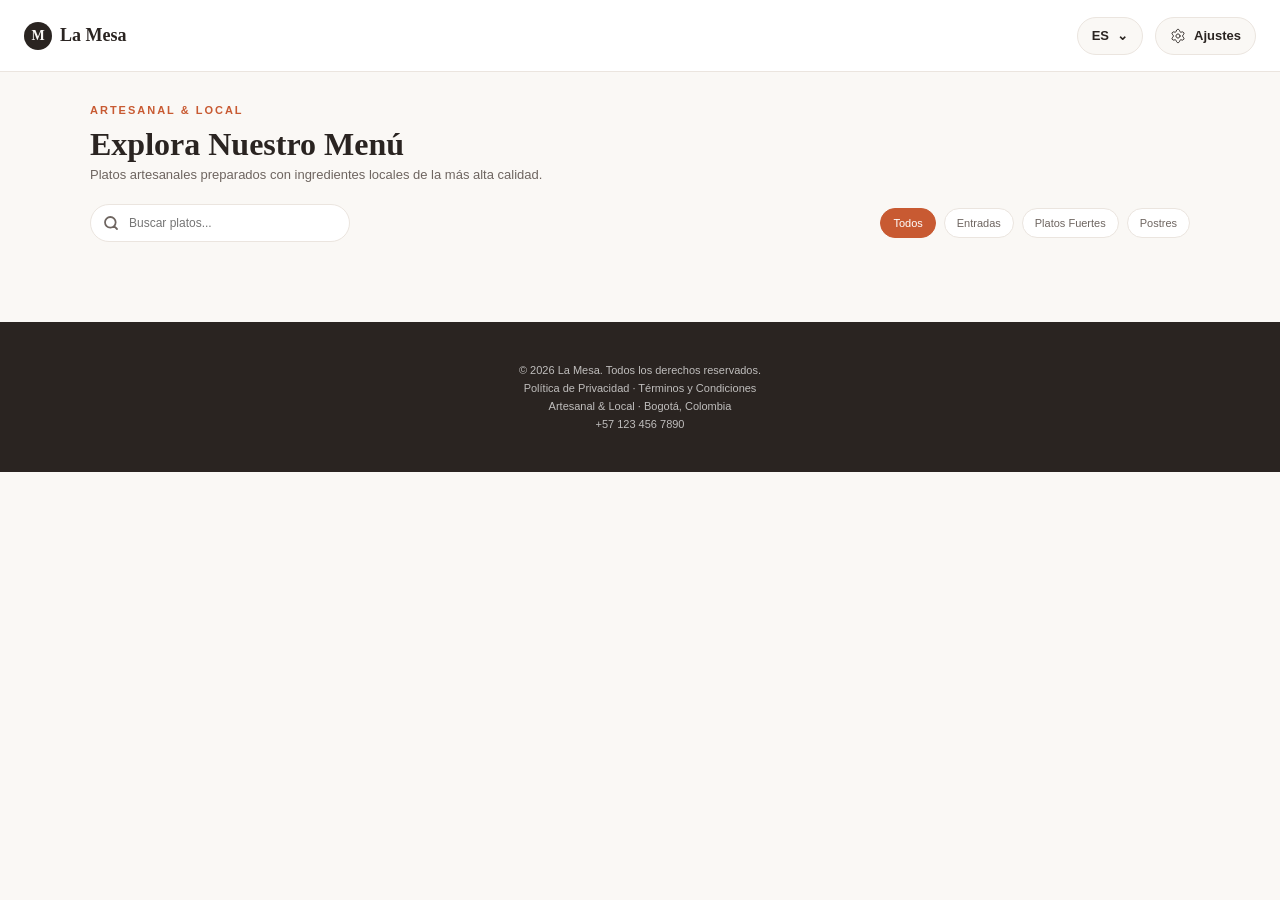
<file: index.html>
<!doctype html>

<html lang="es">

  <head>

    <meta charset="UTF-8" />

    <meta http-equiv="refresh" content="0; url=paginas/principal/principal.html" />

    <title>La Mesa</title>

  </head>

  <body>

    <p>Redirigiendo a <a href="paginas/principal/principal.html">La página principal</a>...</p>

  </body>

</html>
</file>
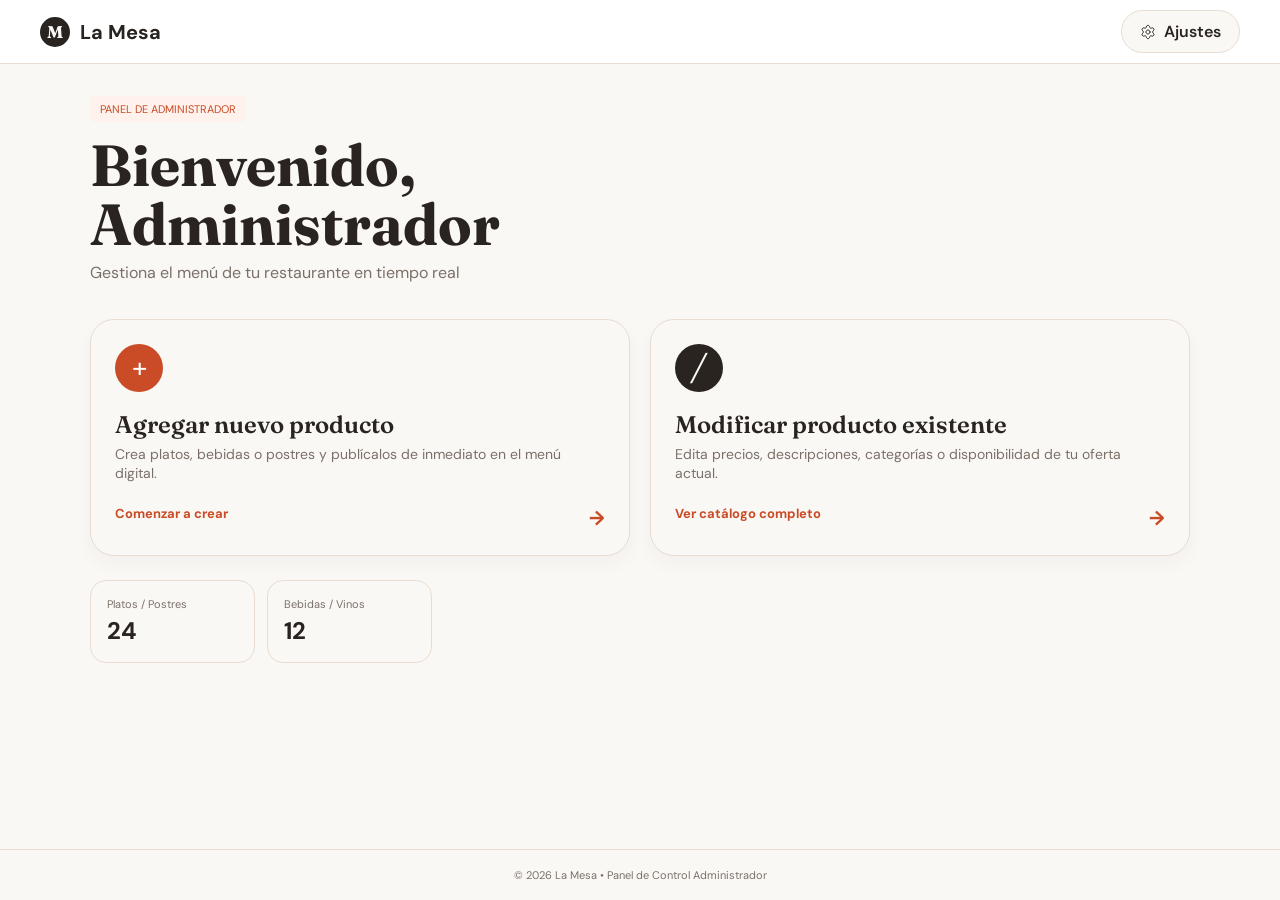
<file: paginas/administrador/administrador.html>
<!doctype html>

<html lang="es">

  <head>

    <meta charset="UTF-8" />

    <meta name="viewport" content="width=device-width, initial-scale=1.0" />

    <title>La Mesa | Panel Administrador</title>

    <link rel="preconnect" href="https://fonts.googleapis.com" />

    <link rel="preconnect" href="https://fonts.gstatic.com" crossorigin />

    <link href="https://fonts.googleapis.com/css2?family=DM+Sans:wght@400;500;600;700&family=Fraunces:wght@600;700&display=swap" rel="stylesheet" />

    <link rel="stylesheet" href="css/administrador.css" />

  </head>

  <body>

    <main class="admin-page" data-admin-screen="dashboard">

      <header class="admin-header">

        <a class="admin-brand" href="../principal/principal.html"><span class="admin-logo">M</span><strong>La Mesa</strong></a>

        <button class="settings-trigger" type="button" data-settings-toggle><img src="../../recursos/iconos/ajustes.svg" alt="" /> Ajustes</button>

        <div class="settings-menu is-hidden" data-settings-menu>

          <strong>Tema</strong>

          <div class="theme-switch"><button type="button" class="is-selected" data-theme="light">☼</button><button type="button" data-theme="dark">☾</button></div>

          <hr />

          <button type="button" class="logout-button" data-logout>♙ <span>Cerrar Sesión</span></button>

        </div>

      </header>



      <section class="admin-screen" data-admin-view="dashboard">

        <span class="admin-kicker">Panel de administrador</span>

        <h1>Bienvenido,<br />Administrador</h1>

        <p class="admin-lead">Gestiona el menú de tu restaurante en tiempo real</p>

        <div class="action-grid">

          <article class="action-card">

            <span class="action-icon action-icon--accent">+</span>

            <h2>Agregar nuevo producto</h2>

            <p>Crea platos, bebidas o postres y publícalos de inmediato en el menú digital.</p>

            <a href="#" data-admin-link="create">Comenzar a crear <span>→</span></a>

          </article>

          <article class="action-card">

            <span class="action-icon action-icon--dark">╱</span>

            <h2>Modificar producto existente</h2>

            <p>Edita precios, descripciones, categorías o disponibilidad de tu oferta actual.</p>

            <a href="#" data-admin-link="edit">Ver catálogo completo <span>→</span></a>

          </article>

        </div>

        <div class="stats-grid"><div><small>Platos / Postres</small><strong>24</strong></div><div><small>Bebidas / Vinos</small><strong>12</strong></div></div>

      </section>



      <section class="admin-screen is-hidden" data-admin-view="create">

        <a class="admin-back" href="#" data-admin-link="dashboard">‹ &nbsp;Volver</a>

        <span class="admin-kicker">Panel de administrador</span>

        <h1 class="page-title">Agregar nuevo producto</h1>

        <p class="page-copy">Crea un plato, bebida o postre y publícalo de inmediato en el menú digital.</p>

        <form class="product-form" data-product-form>

          <label>Imagen del plato</label>

          <label class="upload-box"><img src="../../recursos/iconos/camara.svg" alt="" /><strong>Subir imagen del plato</strong><small>Formatos recomendados: JPG, PNG (Max 5MB)</small><input data-campo="imagen" type="file" accept="image/png,image/jpeg" /></label>
          <img class="product-image is-hidden" data-vista-previa alt="Vista previa del producto" />

          <label for="new-title">Título del plato</label><input id="new-title" data-campo="nombre" type="text" placeholder="Ej: Risotto de Trufa y Hongos" required />

          <label for="new-description">Subtítulo / Descripción</label><textarea id="new-description" data-campo="descripcion" placeholder="Descripción detallada del plato, ingredientes clave, notas de cocción..." required></textarea>

          <label for="new-price">Precio</label><div class="money-input"><span>$</span><input id="new-price" data-campo="precio" type="text" inputmode="decimal" placeholder="Ej: 45,900" required /></div>

          <fieldset><legend>Etiqueta - Tipo de comida</legend><div class="tag-list"><button type="button">ENTRADA</button><button type="button">PLATO FUERTE</button><button type="button" class="is-active">POSTRE</button><button type="button">BEBIDAS</button><button type="button">SOPAS</button><button type="button">OTRA&nbsp; ⊕</button></div></fieldset>

          <fieldset><legend>Etiqueta - Adjetivo (Opcional)</legend><div class="tag-list"><button type="button" class="is-active">GLUTEN FREE</button><button type="button">CLASICO</button><button type="button">PICANTE</button><button type="button">PREMIUM</button><button type="button">FIRME</button><button type="button">DULCE</button><button type="button">OTRA&nbsp; ⊕</button></div></fieldset>

          <button class="admin-submit" type="submit">Publicar Producto</button><button class="admin-cancel" type="button" data-admin-link="dashboard">Cancelar y volver</button>

        </form>

      </section>



      <section class="admin-screen is-hidden" data-admin-view="edit">

        <a class="admin-back" href="#" data-admin-link="dashboard">‹ &nbsp;Volver</a>

        <span class="admin-kicker">Panel de administrador</span><h1 class="page-title">Modificar producto</h1><p class="page-copy">Edita los datos del plato y guarda los cambios para actualizar el menú digital.</p>

        <form class="product-form" data-product-form>

          <label>Imagen del plato</label><img class="product-image" src="../../recursos/productos/salmon.png" alt="Salmón a la parrilla" />

          <label for="edit-title">Título del plato</label><input id="edit-title" type="text" value="Salmón a la Parrilla" required />

          <label for="edit-description">Subtítulo / Descripción</label><textarea id="edit-description" required>Filete de salmón salvaje al grill sobre un puré aterciopelado de tomate, espárragos frescos tiernos y reducción de cítricos.</textarea>

          <label for="edit-price">Precio</label><div class="money-input"><span>$</span><input id="edit-price" type="text" value="59,900" required /></div>

          <fieldset><legend>Etiqueta - Tipo de comida</legend><div class="tag-list"><button type="button">ENTRADA</button><button type="button" class="is-active">PLATO FUERTE</button><button type="button">POSTRE</button><button type="button">BEBIDAS</button><button type="button">SOPAS</button><button type="button">OTRA&nbsp; ⊕</button></div></fieldset>

          <fieldset><legend>Etiqueta - Adjetivo (Opcional)</legend><div class="tag-list"><button type="button" class="is-active">GLUTEN FREE</button><button type="button">CLASICO</button><button type="button">PICANTE</button><button type="button">PREMIUM</button><button type="button">FIRME</button><button type="button">DULCE</button><button type="button">OTRA&nbsp; ⊕</button></div></fieldset>

          <button class="admin-submit" type="submit">Guardar Cambios</button><button class="admin-cancel" type="button" data-admin-link="dashboard">Cancelar y volver</button><button class="delete-button" type="button">Eliminar producto</button>

        </form>

      </section>

      <footer class="admin-footer">© 2026 La Mesa • Panel de Control Administrador</footer>

      <p class="admin-feedback" role="status" aria-live="polite"></p>

    </main>

    <script type="module" src="js/administrador-app.js"></script>

  </body>

</html>
</file>
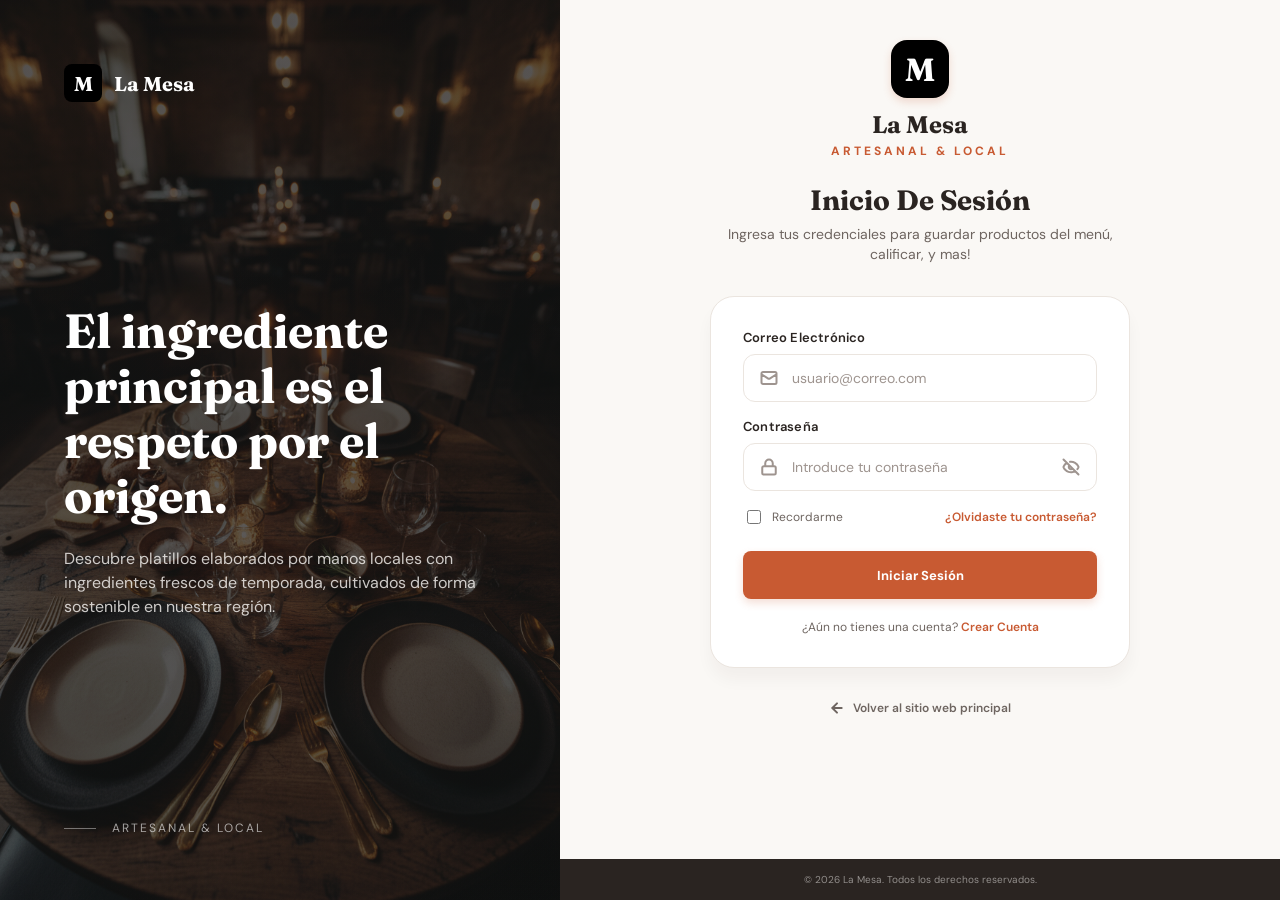
<file: paginas/inicio-sesion/inicio-sesion.html>
<!doctype html>

<html lang="es">

  <head>

    <meta charset="UTF-8" />

    <meta name="viewport" content="width=device-width, initial-scale=1.0" />

    <meta name="description" content="Inicio de sesión de La Mesa" />

    <title>La Mesa | Inicio de sesión</title>

    <link rel="preconnect" href="https://fonts.googleapis.com" />

    <link rel="preconnect" href="https://fonts.gstatic.com" crossorigin />

    <link href="https://fonts.googleapis.com/css2?family=DM+Sans:wght@400;500;600;700&family=Fraunces:wght@600;700&display=swap" rel="stylesheet" />

    <link rel="stylesheet" href="css/inicio-sesion.css" />

  </head>

  <body>

    <main class="auth-page" data-page="login">

      <aside class="promo-panel">

        <a class="promo-brand" href="../principal/principal.html"><span class="logo-badge logo-badge--small">M</span><span>La Mesa</span></a>

        <div class="promo-content"><h1>El ingrediente principal es el respeto por el origen.</h1><p>Descubre platillos elaborados por manos locales con ingredientes frescos de temporada, cultivados de forma sostenible en nuestra región.</p></div>

        <div class="promo-meta"><span></span><small>Artesanal &amp; Local</small></div>

      </aside>

      <section class="auth-content">

        <div class="mobile-status" aria-hidden="true"><span>9:41</span><span>◼︎ ◉ ▰</span></div>

        <div class="auth-wrapper">

          <header class="brand-header"><span class="logo-badge">M</span><div class="brand-name"><strong>La Mesa</strong><small>Artesanal &amp; Local</small></div></header>

          <section class="screen">

            <header class="screen-heading"><h2>Inicio De Sesión</h2><p>Ingresa tus credenciales para guardar productos del menú, calificar, y mas!</p></header>

            <form class="auth-card" data-form="login">

              <div class="fields">

                <div class="field"><label for="login-email">Correo Electrónico</label><div class="input-control"><img src="../../recursos/iconos/correo.svg" alt="" /><input id="login-email" name="email" type="email" placeholder="usuario@correo.com" autocomplete="email" required /></div></div>

                <div class="field"><label for="login-password">Contraseña</label><div class="input-control"><img src="../../recursos/iconos/candado.svg" alt="" /><input id="login-password" name="password" type="password" placeholder="Introduce tu contraseña" autocomplete="current-password" required /><button class="icon-button password-toggle" type="button" aria-label="Mostrar contraseña"><img src="../../recursos/iconos/ojo.svg" alt="" /></button></div></div>

              </div>

              <div class="form-options"><label class="remember"><input type="checkbox" /> <span>Recordarme</span></label><a href="#" data-message="La recuperación de contraseña estará disponible próximamente.">¿Olvidaste tu contraseña?</a></div>

              <button class="submit-button" type="submit">Iniciar Sesión</button>

              <p class="form-switch">¿Aún no tienes una cuenta? <a href="../registro/registro.html">Crear Cuenta</a></p>

            </form>

          </section>

          <a class="back-home" href="../principal/principal.html"><img src="../../recursos/iconos/flecha-izquierda.svg" alt="" /> Volver al sitio web principal</a>

        </div>

        <footer class="auth-footer">© 2026 La Mesa. Todos los derechos reservados.</footer><p class="feedback" role="status" aria-live="polite"></p>

      </section>

    </main>

    <script type="module" src="js/inicio-sesion.js"></script>

  </body>

</html>
</file>
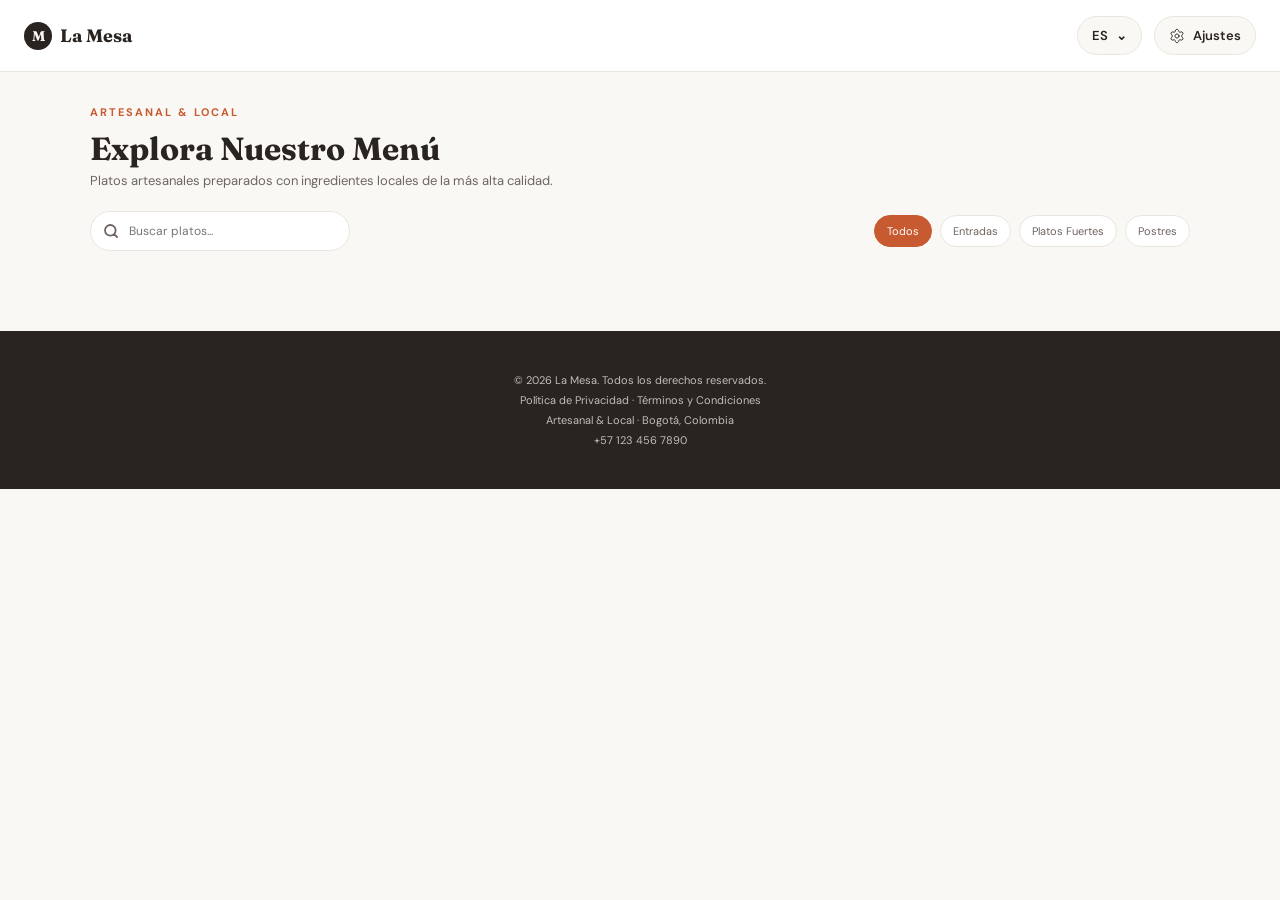
<file: paginas/principal/principal.html>
<!doctype html>

<html lang="es">

  <head>

    <meta charset="UTF-8" />

    <meta name="viewport" content="width=device-width, initial-scale=1.0" />

    <title>La Mesa | Menú</title>

    <link rel="preconnect" href="https://fonts.googleapis.com" />

    <link rel="preconnect" href="https://fonts.gstatic.com" crossorigin />

    <link href="https://fonts.googleapis.com/css2?family=DM+Sans:wght@400;500;600;700&family=Fraunces:wght@600;700&display=swap" rel="stylesheet" />

    <link rel="stylesheet" href="css/principal.css" />

  </head>

  <body>

    <main class="menu-page" data-theme="light">

      <header class="menu-header">

        <a class="menu-brand" href="principal.html"><span class="brand-mark">M</span><strong>La Mesa</strong></a>

        <div class="header-actions">

          <button class="language-button" type="button">ES <span>⌄</span></button>

          <button class="settings-button" type="button" data-menu-toggle><img src="../../recursos/iconos/ajustes.svg" alt="" /> Ajustes</button>

        </div>

        <div class="settings-popover is-hidden" data-settings>

          <strong>Tema</strong>

          <div class="theme-options"><button type="button" data-theme-value="light">☼</button><button type="button" data-theme-value="dark">☾</button></div>

          <hr />

          <a href="../inicio-sesion/inicio-sesion.html">♙ &nbsp; Iniciar sesión</a>

        </div>

      </header>

      <section class="menu-content">

        <div class="menu-intro">

          <span class="menu-kicker">Artesanal &amp; Local</span>

          <h1>Explora Nuestro Menú</h1>

          <p>Platos artesanales preparados con ingredientes locales de la más alta calidad.</p>

        </div>

        <div class="menu-tools">

          <label class="search-box"><img src="../../recursos/iconos/buscar.svg" alt="" /><input type="search" placeholder="Buscar platos..." data-search /></label>

          <nav class="category-tabs" aria-label="Categorías"><button class="is-active" data-category="all">Todos</button><button data-category="entradas">Entradas</button><button data-category="fuertes">Platos Fuertes</button><button data-category="postres">Postres</button></nav>

        </div>

        <section class="product-grid" data-productos></section>

      </section>

      <footer class="menu-footer"><p>© 2026 La Mesa. Todos los derechos reservados.</p><p>Política de Privacidad · Términos y Condiciones</p><p>Artesanal &amp; Local · Bogotá, Colombia</p><p>+57 123 456 7890</p></footer>

    </main>

    <script type="module" src="js/principal-app.js"></script>

  </body>

</html>
</file>
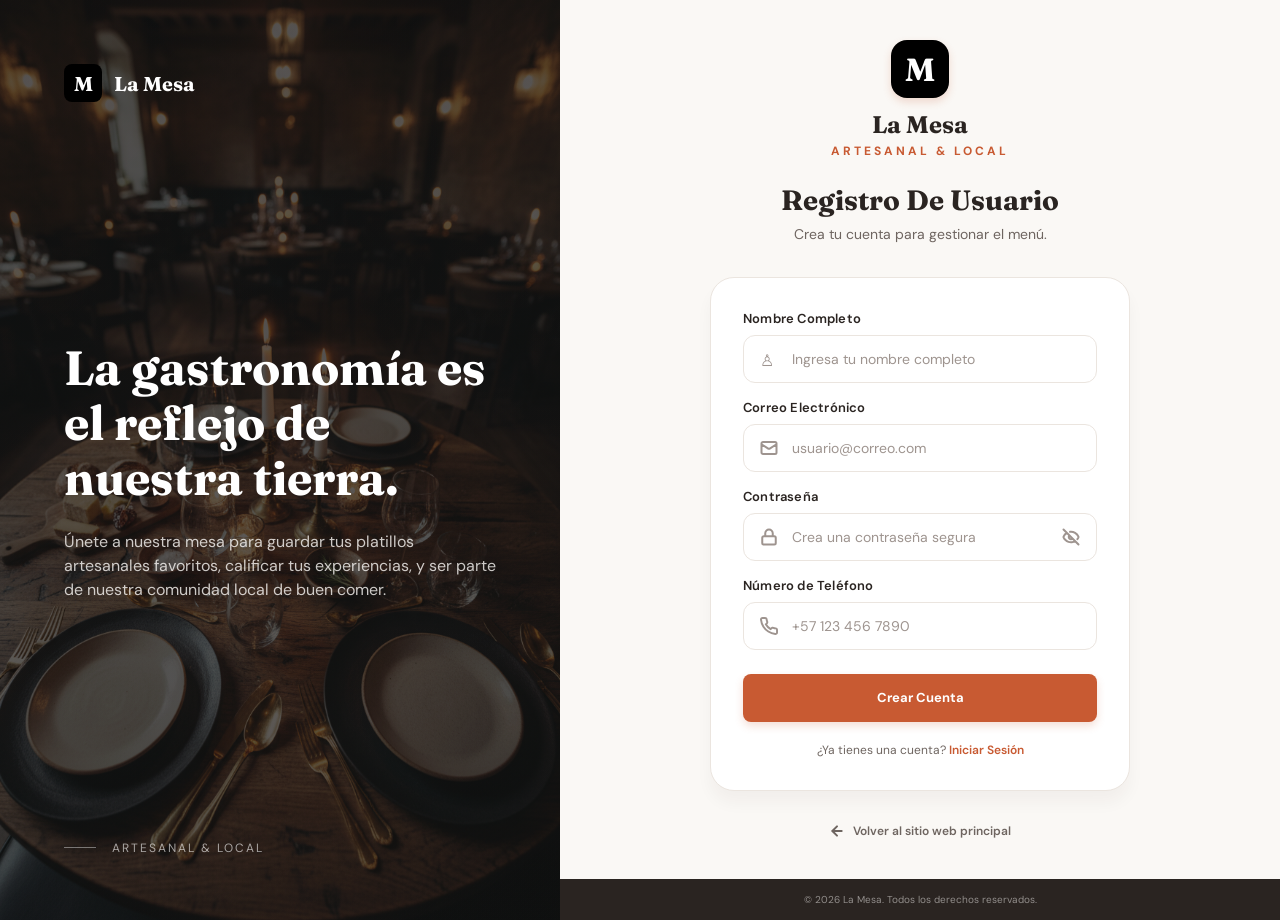
<file: paginas/registro/registro.html>
<!doctype html>

<html lang="es">

  <head>

    <meta charset="UTF-8" />

    <meta name="viewport" content="width=device-width, initial-scale=1.0" />

    <meta name="description" content="Registro de usuario de La Mesa" />

    <title>La Mesa | Registro</title>

    <link rel="preconnect" href="https://fonts.googleapis.com" />

    <link rel="preconnect" href="https://fonts.gstatic.com" crossorigin />

    <link href="https://fonts.googleapis.com/css2?family=DM+Sans:wght@400;500;600;700&family=Fraunces:wght@600;700&display=swap" rel="stylesheet" />

    <link rel="stylesheet" href="css/registro.css" />

  </head>

  <body>

    <main class="auth-page" data-page="register">

      <aside class="promo-panel">

        <a class="promo-brand" href="../principal/principal.html"><span class="logo-badge logo-badge--small">M</span><span>La Mesa</span></a>

        <div class="promo-content"><h1>La gastronomía es el reflejo de nuestra tierra.</h1><p>Únete a nuestra mesa para guardar tus platillos artesanales favoritos, calificar tus experiencias, y ser parte de nuestra comunidad local de buen comer.</p></div>

        <div class="promo-meta"><span></span><small>Artesanal &amp; Local</small></div>

      </aside>

      <section class="auth-content">

        <div class="mobile-status" aria-hidden="true"><span>9:41</span><span>◼︎ ◉ ▰</span></div>

        <div class="auth-wrapper">

          <header class="brand-header"><span class="logo-badge">M</span><div class="brand-name"><strong>La Mesa</strong><small>Artesanal &amp; Local</small></div></header>

          <section class="screen">

            <header class="screen-heading"><h2>Registro De Usuario</h2><p>Crea tu cuenta para gestionar el menú.</p></header>

            <form class="auth-card" data-form="register">

              <div class="fields">

                <div class="field"><label for="register-name">Nombre Completo</label><div class="input-control"><span class="field-icon" aria-hidden="true">♙</span><input id="register-name" name="name" type="text" placeholder="Ingresa tu nombre completo" autocomplete="name" required /></div></div>

                <div class="field"><label for="register-email">Correo Electrónico</label><div class="input-control"><img src="../../recursos/iconos/correo.svg" alt="" /><input id="register-email" name="email" type="email" placeholder="usuario@correo.com" autocomplete="email" required /></div></div>

                <div class="field"><label for="register-password">Contraseña</label><div class="input-control"><img src="../../recursos/iconos/candado.svg" alt="" /><input id="register-password" name="password" type="password" placeholder="Crea una contraseña segura" minlength="8" autocomplete="new-password" required /><button class="icon-button password-toggle" type="button" aria-label="Mostrar contraseña"><img src="../../recursos/iconos/ojo.svg" alt="" /></button></div></div>

                <div class="field"><label for="register-phone">Número de Teléfono</label><div class="input-control"><img src="../../recursos/iconos/telefono.svg" alt="" /><input id="register-phone" name="phone" type="tel" placeholder="+57 123 456 7890" autocomplete="tel" required /></div></div>

              </div>

              <button class="submit-button" type="submit">Crear Cuenta</button>

              <p class="form-switch">¿Ya tienes una cuenta? <a href="../inicio-sesion/inicio-sesion.html">Iniciar Sesión</a></p>

            </form>

          </section>

          <a class="back-home" href="../principal/principal.html"><img src="../../recursos/iconos/flecha-izquierda.svg" alt="" /> Volver al sitio web principal</a>

        </div>

        <footer class="auth-footer">© 2026 La Mesa. Todos los derechos reservados.</footer><p class="feedback" role="status" aria-live="polite"></p>

      </section>

    </main>

    <script type="module" src="js/registro.js"></script>

  </body>

</html>
</file>
<file: paginas/administrador/css/administrador.css>
@import url("./administrador/variables.css");

@import url("./administrador/estructura.css");

@import url("./administrador/componentes.css");

@import url("./administrador/formularios.css");

@import url("./administrador/adaptable.css");
</file>
<file: paginas/inicio-sesion/css/inicio-sesion.css>
@import url("../../../compartido/css/base/reinicio.css");

@import url("../../../compartido/css/base/variables.css");

@import url("../../../compartido/css/estructura/estructura-autenticacion.css");

@import url("../../../compartido/css/componentes/marca.css");

@import url("../../../compartido/css/componentes/formularios.css");

@import url("../../../compartido/css/paginas/pantallas-autenticacion.css");

@import url("../../../compartido/css/adaptable/adaptable-autenticacion.css");
</file>
<file: paginas/principal/css/principal.css>
@import url("./principal/variables.css");

@import url("./principal/estructura.css");

@import url("./principal/componentes.css");

@import url("./principal/adaptable.css");
</file>
<file: paginas/registro/css/registro.css>
@import url("../../../compartido/css/base/reinicio.css");

@import url("../../../compartido/css/base/variables.css");

@import url("../../../compartido/css/estructura/estructura-autenticacion.css");

@import url("../../../compartido/css/componentes/marca.css");

@import url("../../../compartido/css/componentes/formularios.css");

@import url("../../../compartido/css/paginas/pantallas-autenticacion.css");

@import url("../../../compartido/css/adaptable/adaptable-autenticacion.css");
</file>
